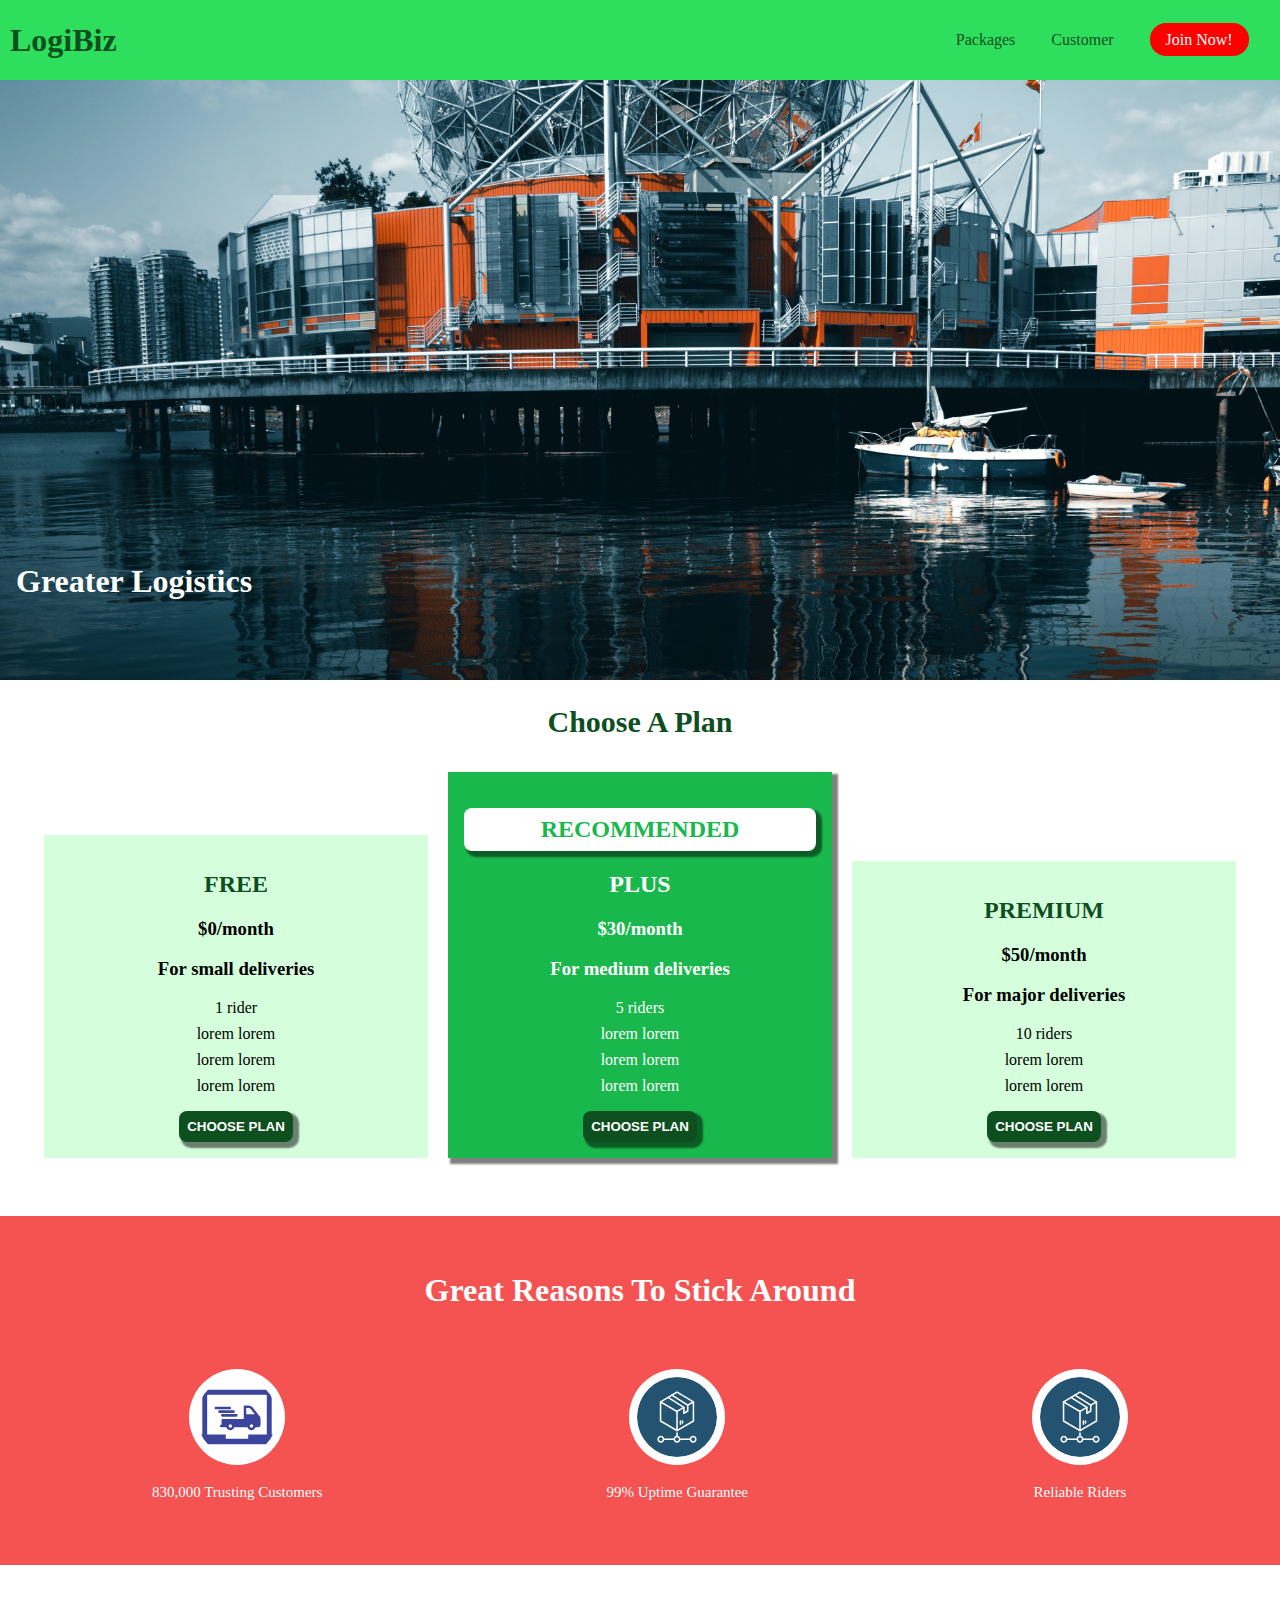
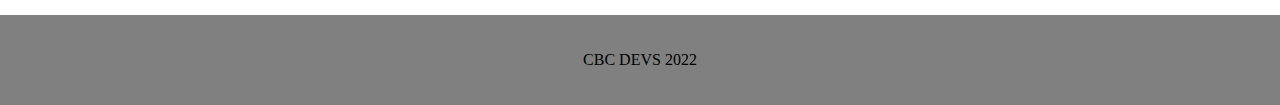
<file: index.html>
<!DOCTYPE html>
<html lang="en">
<head>
    <meta charset="UTF-8">
    <meta http-equiv="X-UA-Compatible" content="IE=edge">
    <meta name="viewport" content="width=device-width, initial-scale=1.0">
    <link rel="shortcut icon" type="image/jpg" href="favicon.png"/>
    <link rel="stylesheet" href="./packages/shared.css">
    <link rel="stylesheet" href="logbiz.css">
    <title>LogiBiz</title>
</head>
<body>
    <header class="main-header">
        <div>
            <a class="brand-logo" href="logobiz.html">LogiBiz</a>
        </div>
        <nav class="main-nav">
            <ul class="main-nav-links">
               <li class="main-nav-link">
                   <a href="./packages/packages.html">Packages</a>
               </li>
               <li class="main-nav-link">
                    <a href="customers/customers.html">Customer</a>
               </li>
               <li class="main-nav-link main-nav-link-cta">
                    <a href="join now/join.html">Join Now!</a>
               </li>
            </ul>
        </nav>
    </header>
    <main>
        <div class="overview">
            <h1>Greater Logistics</h1>
        </div>
        <div class="plans">
            <h2 class="plans-title">Choose A Plan</h2>
            <div>
                <article class="plan">
                    <h2 class="plan-title">FREE</h2>
                    <h3 class="plan-price">$0/month</h3>
                    <h3>For small deliveries</h3>
                    <ul class="plan-features">
                        <li>1 rider</li>
                        <li>lorem lorem</li>
                        <li>lorem lorem</li>
                        <li>lorem lorem</li>
                    </ul>
                    <button>
                        CHOOSE PLAN
                    </button>
                </article>
                <article class="plan plan-highlighted">
                    <h2 class="recommended">recommended</h2>
                    <h2 class="plan-title">PLUS</h2>
                    <h3 class="plan-price">$30/month</h3>
                    <h3>For medium deliveries</h3>
                    <ul class="plan-features">
                        <li>5 riders</li>
                        <li>lorem lorem</li>
                        <li>lorem lorem</li>
                        <li>lorem lorem</li>
                    </ul>
                    <button>
                        CHOOSE PLAN
                    </button>
                </article>
                <article class="plan">
                    <h2 class="plan-title">PREMIUM</h2>
                    <h3 class="plan-price">$50/month</h3>
                    <h3>For major deliveries</h3>
                    <ul class="plan-features">
                        <li></li>
                        <li>10 riders</li>
                        <li>lorem lorem</li>
                        <li>lorem lorem</li>
                    </ul>
                    <button>
                        CHOOSE PLAN
                    </button>
                </article>
            </div>
        </div>
        <div id="key-features">
            <h1 class="key-features-title">Great Reasons To Stick Around</h1>
            <ul class="key-features-list">
                <li class="key-feature left">
                    <div><svg width="96" height="96" viewBox="0 0 96 96" fill="none" xmlns="http://www.w3.org/2000/svg">
                        <g clip-path="url(#clip0_103_11)">
                        <path d="M95.265 68.985H89.625V22.5C89.625 18.585 86.46 15.405 82.545 15.405H13.47C9.555 15.405 6.375 18.585 6.375 22.5V68.985H0.735C0.33 68.985 0 69.315 0 69.72V73.65C0 77.49 3.135 80.61 6.975 80.61H89.055C92.895 80.61 96.015 77.49 96.015 73.65V69.72C96 69.315 95.685 68.985 95.265 68.985ZM83.805 68.985H62.175C61.77 68.985 61.44 69.315 61.44 69.72V74.16H34.56V69.72C34.56 69.315 34.245 68.985 33.825 68.985H12.21V22.5C12.21 21.81 12.765 21.255 13.455 21.255H82.53C83.205 21.255 83.775 21.81 83.775 22.5V68.985H83.805Z" fill="#3A459B"/>
                        <path d="M73.6501 45.345L66.8851 36.585C65.6551 34.995 63.8101 34.095 61.8001 34.095H57.6151C56.7751 34.095 56.0851 34.77 56.0851 35.625V46.335C56.0851 46.335 56.0851 46.35 56.1001 46.35V50.52H30.9751C30.1201 50.52 29.4451 51.195 29.4451 52.05V57.24H29.1001C28.2451 57.24 27.5701 57.93 27.5701 58.77C27.5701 59.625 28.2451 60.3 29.1001 60.3H35.2201C35.8801 62.325 37.7701 63.81 40.0051 63.81C42.2401 63.81 44.1301 62.34 44.7751 60.3H60.5851C61.2451 62.325 63.1201 63.81 65.3551 63.81C67.5901 63.81 69.4801 62.34 70.1251 60.3H73.5901C75.0601 60.3 76.2601 59.1 76.2601 57.63V50.145C76.2601 48.9 75.7951 47.73 74.9851 46.815L73.6501 45.345ZM59.1451 37.155H61.8001C62.8501 37.155 63.8251 37.635 64.4701 38.46L69.3601 44.805H59.1301V37.155H59.1451ZM40.0201 60.75C38.9401 60.75 38.0401 59.88 38.0401 58.785V58.77C38.0401 57.675 38.9251 56.79 40.0201 56.79C41.1001 56.79 42.0001 57.675 42.0001 58.77C41.9851 59.865 41.1001 60.75 40.0201 60.75ZM65.3701 60.75C64.2901 60.75 63.3901 59.88 63.3901 58.785C63.3901 58.77 63.3901 58.77 63.3901 58.77C63.3901 57.69 64.2751 56.79 65.3701 56.79C66.4651 56.79 67.3501 57.675 67.3501 58.77C67.3351 59.865 66.4501 60.75 65.3701 60.75ZM40.9201 37.14C40.9201 36.3 40.2301 35.61 39.3901 35.61H22.6501C21.8101 35.61 21.1201 36.3 21.1201 37.14C21.1201 37.98 21.8101 38.67 22.6501 38.67H39.3901C40.2451 38.67 40.9201 37.98 40.9201 37.14Z" fill="#3A459B"/>
                        <path d="M45.3301 41.535C45.3301 40.695 44.6401 40.005 43.8001 40.005H27.0451C26.2051 40.005 25.5151 40.695 25.5151 41.535C25.5151 42.375 26.2051 43.065 27.0451 43.065H43.8001C44.6401 43.065 45.3301 42.39 45.3301 41.535ZM28.8151 46.035C28.8151 46.875 29.5051 47.565 30.3451 47.565H47.1001C47.9401 47.565 48.6301 46.875 48.6301 46.035C48.6301 45.195 47.9401 44.505 47.1001 44.505H30.3451C29.5051 44.505 28.8151 45.195 28.8151 46.035Z" fill="#3A459B"/>
                        </g>
                        <defs>
                        <clipPath id="clip0_103_11">
                        <rect width="96" height="96" fill="white"/>
                        </clipPath>
                        </defs>
                        </svg>
                        
                        </div>
                    <p class="key-paragraph">830,000 Trusting Customers</p>
                </li>
                <li class="key-feature middle">
                    <div>
                        <svg width="96" height="96" viewBox="0 0 96 96" fill="none" xmlns="http://www.w3.org/2000/svg">
                            <path d="M48 96C74.5097 96 96 74.5097 96 48C96 21.4903 74.5097 0 48 0C21.4903 0 0 21.4903 0 48C0 74.5097 21.4903 96 48 96Z" fill="#245372"/>
                            <path d="M48.0001 65.205C47.8351 65.205 47.6701 65.16 47.5351 65.085L27.7951 53.595C27.5101 53.43 27.3301 53.115 27.3301 52.785V29.82C27.3301 29.49 27.5101 29.175 27.7951 29.01C28.0801 28.845 28.4401 28.845 28.7251 29.01L48.4651 40.5C48.7501 40.665 48.9301 40.98 48.9301 41.31V64.275C48.9301 64.605 48.7501 64.92 48.4651 65.085C48.3151 65.16 48.1651 65.205 48.0001 65.205ZM29.1901 52.26L47.0701 62.655V41.85L29.1901 31.455V52.26Z" fill="white"/>
                            <path d="M47.9999 42.24C47.6849 42.24 47.3699 42.075 47.1899 41.775C46.9349 41.325 47.0849 40.755 47.5199 40.5L55.7549 35.715C56.2049 35.46 56.7749 35.61 57.0299 36.045C57.2849 36.495 57.1349 37.065 56.6999 37.32L48.4649 42.105C48.3149 42.195 48.1649 42.24 47.9999 42.24ZM47.9999 65.205C47.6849 65.205 47.3699 65.04 47.1899 64.74C46.9349 64.29 47.0849 63.72 47.5199 63.465L66.7949 52.26V31.44L61.3349 34.62C60.8849 34.875 60.3149 34.725 60.0599 34.29C59.8049 33.84 59.9549 33.27 60.3899 33.015L67.2449 29.025C67.5299 28.86 67.8899 28.86 68.1749 29.025C68.4599 29.19 68.6399 29.505 68.6399 29.835V52.8C68.6399 53.13 68.4599 53.445 68.1749 53.61L48.4349 65.085C48.3149 65.16 48.1649 65.205 47.9999 65.205Z" fill="white"/>
                            <path d="M67.7401 30.75C67.5751 30.75 67.4101 30.705 67.2751 30.615L48.0001 19.26L28.7251 30.615C28.2751 30.87 27.7051 30.735 27.4501 30.285C27.1951 29.835 27.3301 29.265 27.7801 29.01L47.5201 17.37C47.8051 17.205 48.1801 17.205 48.4651 17.37L68.2051 29.01C68.6551 29.265 68.7901 29.85 68.5351 30.285C68.3701 30.585 68.0701 30.75 67.7401 30.75Z" fill="white"/>
                            <path d="M56.2348 44.43C56.0698 44.43 55.9198 44.385 55.7698 44.31C55.4848 44.145 55.3048 43.83 55.3048 43.5V37.035L36.7648 25.305C36.3298 25.035 36.1948 24.45 36.4798 24.015C36.7498 23.58 37.3348 23.445 37.7698 23.73L56.7448 35.73C57.0148 35.895 57.1798 36.195 57.1798 36.51V41.865L59.9548 40.23V34.32L41.3848 22.575C40.9498 22.305 40.8148 21.72 41.0998 21.285C41.3698 20.85 41.9548 20.715 42.3898 21L61.3948 33.03C61.6648 33.195 61.8298 33.495 61.8298 33.81V40.77C61.8298 41.1 61.6498 41.4 61.3648 41.58L56.7148 44.31C56.5648 44.385 56.3998 44.43 56.2348 44.43ZM52.1098 57.495C51.5998 57.495 51.1798 57.075 51.1798 56.565V52.755C51.1798 52.245 51.5998 51.825 52.1098 51.825C52.6198 51.825 53.0398 52.245 53.0398 52.755V56.565C53.0398 57.075 52.6348 57.495 52.1098 57.495ZM54.6298 56.16C54.1198 56.16 53.6998 55.74 53.6998 55.23V52.74C53.6998 52.23 54.1198 51.81 54.6298 51.81C55.1398 51.81 55.5598 52.23 55.5598 52.74V55.23C55.5598 55.74 55.1398 56.16 54.6298 56.16ZM28.6348 78.75C26.3398 78.75 24.4648 76.875 24.4648 74.58C24.4648 72.285 26.3398 70.41 28.6348 70.41C30.9298 70.41 32.8048 72.285 32.8048 74.58C32.8048 76.875 30.9298 78.75 28.6348 78.75ZM28.6348 72.27C27.3598 72.27 26.3248 73.305 26.3248 74.58C26.3248 75.855 27.3598 76.89 28.6348 76.89C29.9098 76.89 30.9448 75.855 30.9448 74.58C30.9448 73.305 29.9098 72.27 28.6348 72.27ZM47.9998 78.75C45.7048 78.75 43.8298 76.875 43.8298 74.58C43.8298 72.285 45.7048 70.41 47.9998 70.41C50.2948 70.41 52.1698 72.285 52.1698 74.58C52.1698 76.875 50.2948 78.75 47.9998 78.75ZM47.9998 72.27C46.7248 72.27 45.6898 73.305 45.6898 74.58C45.6898 75.855 46.7248 76.89 47.9998 76.89C49.2748 76.89 50.3098 75.855 50.3098 74.58C50.3098 73.305 49.2748 72.27 47.9998 72.27ZM67.3648 78.75C65.0698 78.75 63.1948 76.875 63.1948 74.58C63.1948 72.285 65.0698 70.41 67.3648 70.41C69.6598 70.41 71.5348 72.285 71.5348 74.58C71.5348 76.875 69.6748 78.75 67.3648 78.75ZM67.3648 72.27C66.0898 72.27 65.0548 73.305 65.0548 74.58C65.0548 75.855 66.0898 76.89 67.3648 76.89C68.6398 76.89 69.6748 75.855 69.6748 74.58C69.6748 73.305 68.6398 72.27 67.3648 72.27Z" fill="white"/>
                            <path d="M44.7598 75.51H31.8748C31.3648 75.51 30.9448 75.09 30.9448 74.58C30.9448 74.07 31.3648 73.65 31.8748 73.65H44.7598C45.2698 73.65 45.6898 74.07 45.6898 74.58C45.6898 75.09 45.2698 75.51 44.7598 75.51ZM64.1248 75.51H51.2398C50.7298 75.51 50.3098 75.09 50.3098 74.58C50.3098 74.07 50.7298 73.65 51.2398 73.65H64.1248C64.6348 73.65 65.0548 74.07 65.0548 74.58C65.0548 75.09 64.6348 75.51 64.1248 75.51Z" fill="white"/>
                            <path d="M47.9998 72.27C47.4898 72.27 47.0698 71.85 47.0698 71.34V67.17C47.0698 66.66 47.4898 66.24 47.9998 66.24C48.5098 66.24 48.9298 66.66 48.9298 67.17V71.34C48.9298 71.85 48.5098 72.27 47.9998 72.27Z" fill="white"/>
                            </svg>
                            
                    </div>
                    <p>99% Uptime Guarantee</p>
                </li>
                <li class="key-feature">
                    <div>
                        <svg width="96" height="96" viewBox="0 0 96 96" fill="none" xmlns="http://www.w3.org/2000/svg">
                            <path d="M48 96C74.5097 96 96 74.5097 96 48C96 21.4903 74.5097 0 48 0C21.4903 0 0 21.4903 0 48C0 74.5097 21.4903 96 48 96Z" fill="#245372"/>
                            <path d="M48.0001 65.205C47.8351 65.205 47.6701 65.16 47.5351 65.085L27.7951 53.595C27.5101 53.43 27.3301 53.115 27.3301 52.785V29.82C27.3301 29.49 27.5101 29.175 27.7951 29.01C28.0801 28.845 28.4401 28.845 28.7251 29.01L48.4651 40.5C48.7501 40.665 48.9301 40.98 48.9301 41.31V64.275C48.9301 64.605 48.7501 64.92 48.4651 65.085C48.3151 65.16 48.1651 65.205 48.0001 65.205ZM29.1901 52.26L47.0701 62.655V41.85L29.1901 31.455V52.26Z" fill="white"/>
                            <path d="M47.9999 42.24C47.6849 42.24 47.3699 42.075 47.1899 41.775C46.9349 41.325 47.0849 40.755 47.5199 40.5L55.7549 35.715C56.2049 35.46 56.7749 35.61 57.0299 36.045C57.2849 36.495 57.1349 37.065 56.6999 37.32L48.4649 42.105C48.3149 42.195 48.1649 42.24 47.9999 42.24ZM47.9999 65.205C47.6849 65.205 47.3699 65.04 47.1899 64.74C46.9349 64.29 47.0849 63.72 47.5199 63.465L66.7949 52.26V31.44L61.3349 34.62C60.8849 34.875 60.3149 34.725 60.0599 34.29C59.8049 33.84 59.9549 33.27 60.3899 33.015L67.2449 29.025C67.5299 28.86 67.8899 28.86 68.1749 29.025C68.4599 29.19 68.6399 29.505 68.6399 29.835V52.8C68.6399 53.13 68.4599 53.445 68.1749 53.61L48.4349 65.085C48.3149 65.16 48.1649 65.205 47.9999 65.205Z" fill="white"/>
                            <path d="M67.7401 30.75C67.5751 30.75 67.4101 30.705 67.2751 30.615L48.0001 19.26L28.7251 30.615C28.2751 30.87 27.7051 30.735 27.4501 30.285C27.1951 29.835 27.3301 29.265 27.7801 29.01L47.5201 17.37C47.8051 17.205 48.1801 17.205 48.4651 17.37L68.2051 29.01C68.6551 29.265 68.7901 29.85 68.5351 30.285C68.3701 30.585 68.0701 30.75 67.7401 30.75Z" fill="white"/>
                            <path d="M56.2348 44.43C56.0698 44.43 55.9198 44.385 55.7698 44.31C55.4848 44.145 55.3048 43.83 55.3048 43.5V37.035L36.7648 25.305C36.3298 25.035 36.1948 24.45 36.4798 24.015C36.7498 23.58 37.3348 23.445 37.7698 23.73L56.7448 35.73C57.0148 35.895 57.1798 36.195 57.1798 36.51V41.865L59.9548 40.23V34.32L41.3848 22.575C40.9498 22.305 40.8148 21.72 41.0998 21.285C41.3698 20.85 41.9548 20.715 42.3898 21L61.3948 33.03C61.6648 33.195 61.8298 33.495 61.8298 33.81V40.77C61.8298 41.1 61.6498 41.4 61.3648 41.58L56.7148 44.31C56.5648 44.385 56.3998 44.43 56.2348 44.43ZM52.1098 57.495C51.5998 57.495 51.1798 57.075 51.1798 56.565V52.755C51.1798 52.245 51.5998 51.825 52.1098 51.825C52.6198 51.825 53.0398 52.245 53.0398 52.755V56.565C53.0398 57.075 52.6348 57.495 52.1098 57.495ZM54.6298 56.16C54.1198 56.16 53.6998 55.74 53.6998 55.23V52.74C53.6998 52.23 54.1198 51.81 54.6298 51.81C55.1398 51.81 55.5598 52.23 55.5598 52.74V55.23C55.5598 55.74 55.1398 56.16 54.6298 56.16ZM28.6348 78.75C26.3398 78.75 24.4648 76.875 24.4648 74.58C24.4648 72.285 26.3398 70.41 28.6348 70.41C30.9298 70.41 32.8048 72.285 32.8048 74.58C32.8048 76.875 30.9298 78.75 28.6348 78.75ZM28.6348 72.27C27.3598 72.27 26.3248 73.305 26.3248 74.58C26.3248 75.855 27.3598 76.89 28.6348 76.89C29.9098 76.89 30.9448 75.855 30.9448 74.58C30.9448 73.305 29.9098 72.27 28.6348 72.27ZM47.9998 78.75C45.7048 78.75 43.8298 76.875 43.8298 74.58C43.8298 72.285 45.7048 70.41 47.9998 70.41C50.2948 70.41 52.1698 72.285 52.1698 74.58C52.1698 76.875 50.2948 78.75 47.9998 78.75ZM47.9998 72.27C46.7248 72.27 45.6898 73.305 45.6898 74.58C45.6898 75.855 46.7248 76.89 47.9998 76.89C49.2748 76.89 50.3098 75.855 50.3098 74.58C50.3098 73.305 49.2748 72.27 47.9998 72.27ZM67.3648 78.75C65.0698 78.75 63.1948 76.875 63.1948 74.58C63.1948 72.285 65.0698 70.41 67.3648 70.41C69.6598 70.41 71.5348 72.285 71.5348 74.58C71.5348 76.875 69.6748 78.75 67.3648 78.75ZM67.3648 72.27C66.0898 72.27 65.0548 73.305 65.0548 74.58C65.0548 75.855 66.0898 76.89 67.3648 76.89C68.6398 76.89 69.6748 75.855 69.6748 74.58C69.6748 73.305 68.6398 72.27 67.3648 72.27Z" fill="white"/>
                            <path d="M44.7598 75.51H31.8748C31.3648 75.51 30.9448 75.09 30.9448 74.58C30.9448 74.07 31.3648 73.65 31.8748 73.65H44.7598C45.2698 73.65 45.6898 74.07 45.6898 74.58C45.6898 75.09 45.2698 75.51 44.7598 75.51ZM64.1248 75.51H51.2398C50.7298 75.51 50.3098 75.09 50.3098 74.58C50.3098 74.07 50.7298 73.65 51.2398 73.65H64.1248C64.6348 73.65 65.0548 74.07 65.0548 74.58C65.0548 75.09 64.6348 75.51 64.1248 75.51Z" fill="white"/>
                            <path d="M47.9998 72.27C47.4898 72.27 47.0698 71.85 47.0698 71.34V67.17C47.0698 66.66 47.4898 66.24 47.9998 66.24C48.5098 66.24 48.9298 66.66 48.9298 67.17V71.34C48.9298 71.85 48.5098 72.27 47.9998 72.27Z" fill="white"/>
                            </svg>
                            
                    </div>
                    <p>Reliable Riders</p>
                </li>
            </ul>
        </div>
    </main>
    <footer>
        <p>CBC DEVS 2022</p>
    </footer>
</body>
</html>
</file>
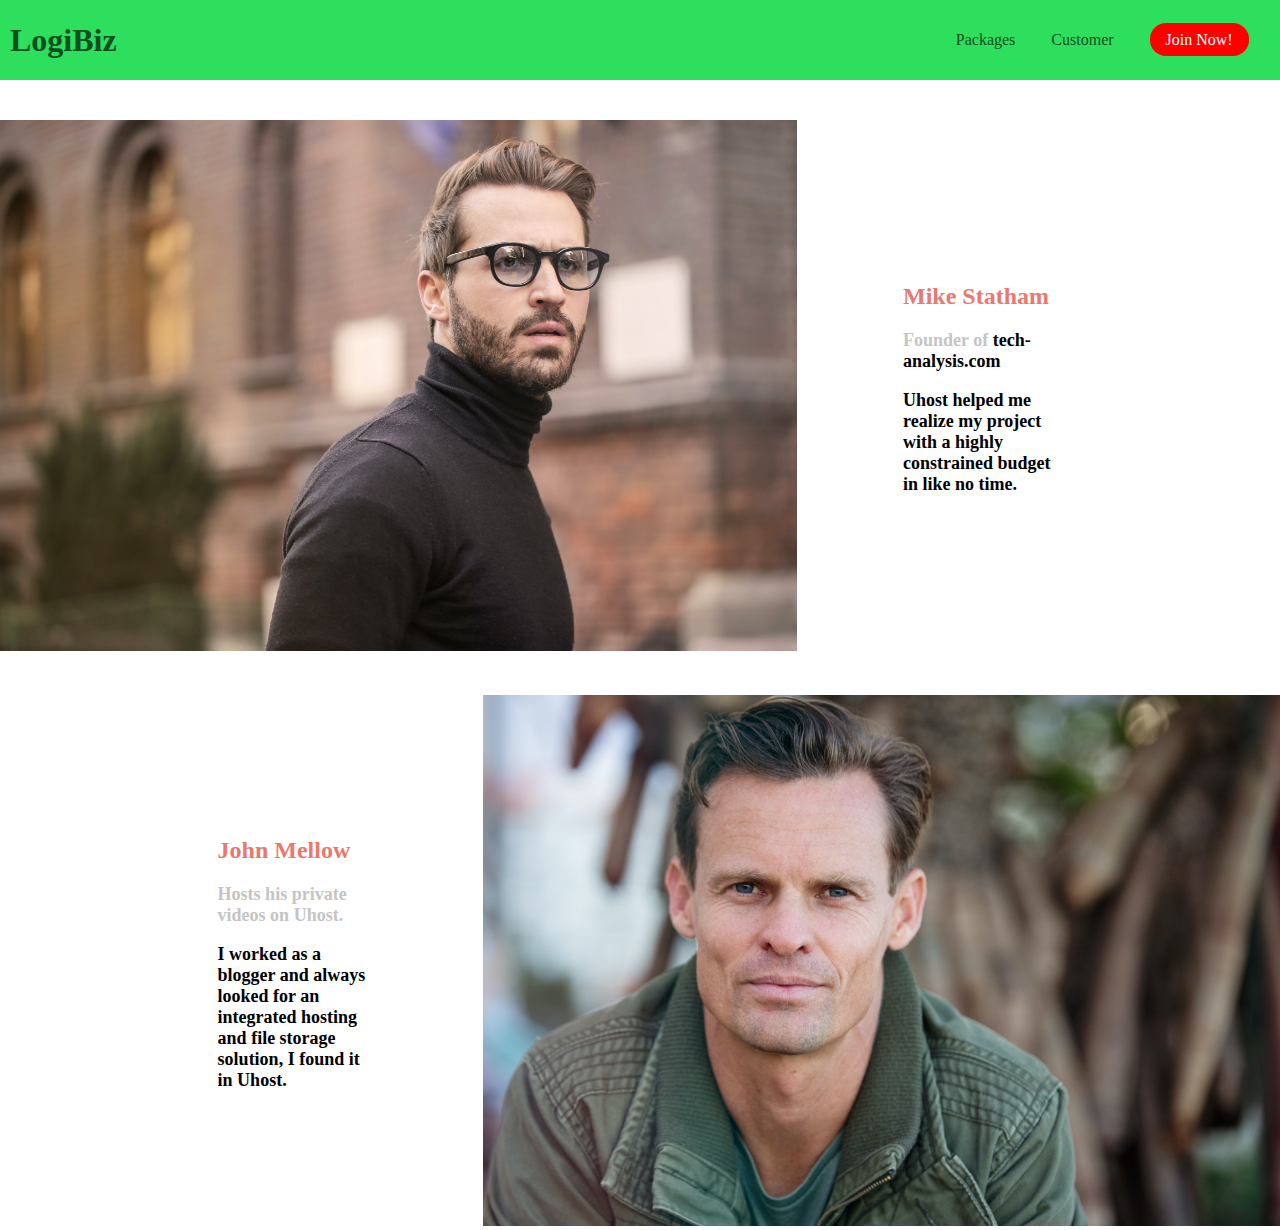
<file: customers/customers.html>
<!DOCTYPE html>
<html lang="en">
<head>
    <meta charset="UTF-8">
    <meta http-equiv="X-UA-Compatible" content="IE=edge">
    <meta name="viewport" content="width=device-width, initial-scale=1.0">
    <link rel="shortcut icon" type="image/jpg" href="../favicon.png"/>
    <link rel="stylesheet" href="../logbiz.css">
    <link rel="stylesheet" href="../packages/shared.css">
    <link rel="stylesheet" href="customers.css">
    <title>LogiBiz Customer Page</title>
</head>
<body>
    <header class="main-header">
        <div>
            <a class="brand-logo" href="../index.html">LogiBiz</a>
        </div>
        <nav class="main-nav">
            <ul class="main-nav-links">
               <li class="main-nav-link">
                   <a href="./packages/index.html">Packages</a>
               </li>
               <li class="main-nav-link">
                    <a href="../customers/index.html">Customer</a>
               </li>
               <li class="main-nav-link main-nav-link-cta">
                    <a href="../join now/join.html">Join Now!</a>
               </li>
            </ul>
        </nav>
    </header>

    <main>
        <section>
            <div class="image-box">
                <img src="pexels-andrea-piacquadio-874158.jpg" alt="">
            </div>
            <div class="text-box">
                <h2>Mike Statham</h2>
                <p><span>Founder of</span> tech-analysis.com</p>
                <p>Uhost helped me realize my project with a highly constrained budget in like no time.</p>
            </div>   
        </section>
        <section class="right">
            <div class="text-box">
                <h2>John Mellow</h2>
                <p><span>Hosts his private videos on Uhost.</span></p>
                <p>I worked as a blogger and always looked for an integrated hosting and file storage solution, I found it in Uhost.</p>
            </div>
            <div class="image-box">
                <img src="pexels-nathan-cowley-1300402.jpg" alt="">
            </div>
        </section>
        <div class="clearfix"></div>
    </main>
</body>
</html>
</file>
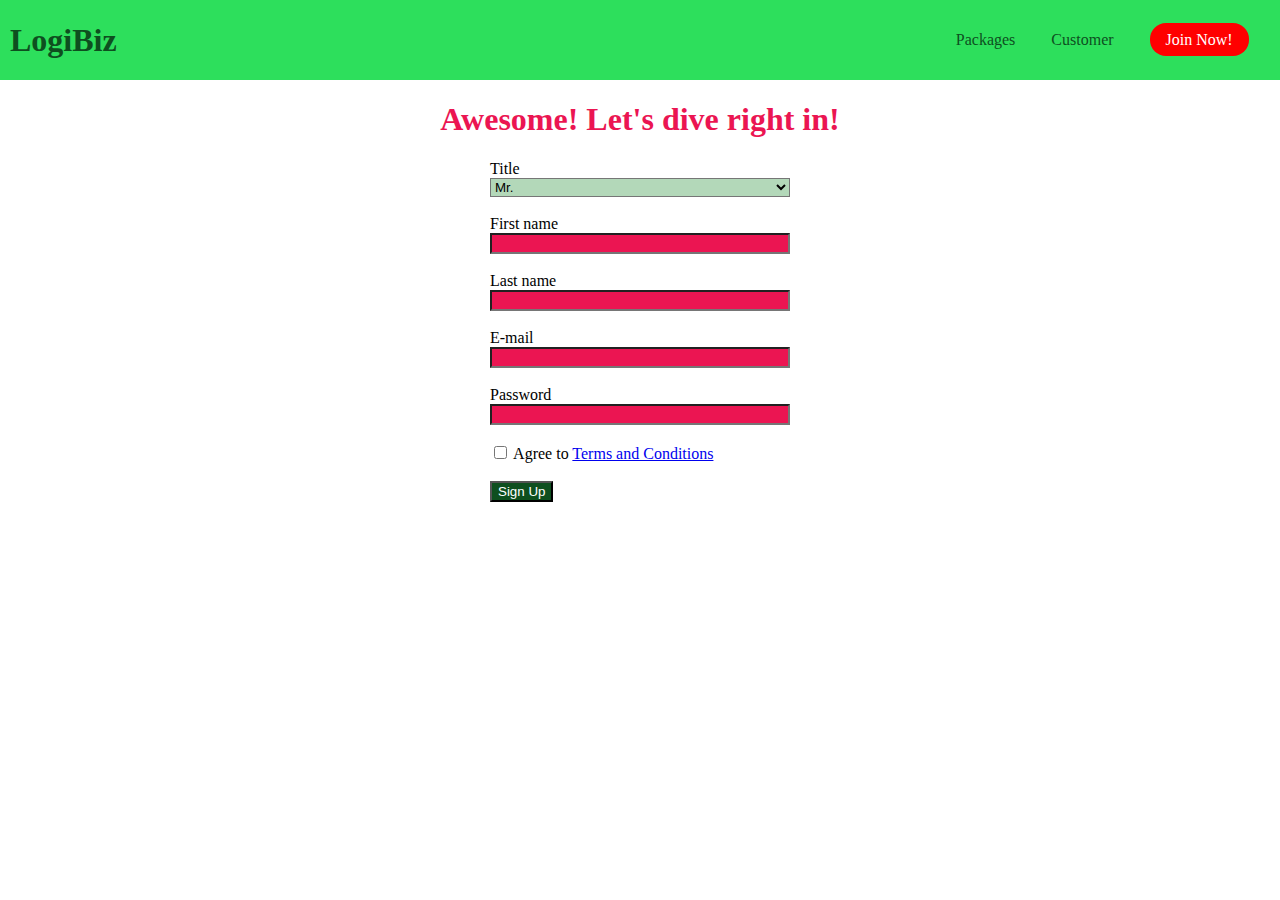
<file: join now/join.html>
<!DOCTYPE html>
<html lang="en">
<head>
    <meta charset="UTF-8">
    <meta http-equiv="X-UA-Compatible" content="IE=edge">
    <meta name="viewport" content="width=device-width, initial-scale=1.0">
    <link rel="shortcut icon" type="image/jpg" href="../favicon.png"/>
    <link rel="stylesheet" href="../logbiz.css">
    <link rel="stylesheet" href="../packages/shared.css">
    <link rel="stylesheet" href="join.css">
    <title>Document</title>
</head>
<body>
    <header class="main-header">
        <div>
            <a class="brand-logo" href="../index.html">LogiBiz</a>
        </div>
        <nav class="main-nav">
            <ul class="main-nav-links">
               <li class="main-nav-link">
                   <a href="../packages/packages.html">Packages</a>
               </li>
               <li class="main-nav-link">
                    <a href="../customers/customers.html">Customer</a>
               </li>
               <li class="main-nav-link main-nav-link-cta">
                    <a href="join.html">Join Now!</a>
               </li>
            </ul>
        </nav>
    </header>

    <main>
        <h1>Awesome! Let's dive right in!</h1>

        <form>
            Title <br>
            <select name="title">
                <option value="Mr">Mr.</option>
                <option value="Mrs">Mrs.</option>
            </select> <br> <br>
            First name <br>
            <input type="text" name="first-name" required> <br> <br>
            Last name <br>
            <input type="text" name="last-name" required> <br> <br>
            E-mail <br>
            <input type="email" name="email" required> <br> <br>
            Password <br>
            <input type="password" name="password" required> <br><br>
            <input type="checkbox" name="terms" required> Agree to <a href="#">Terms and Conditions</a>  <br> <br>
            <input type="submit" value="Sign Up">
        </form>
    </main>
</body>
</html>
</file>
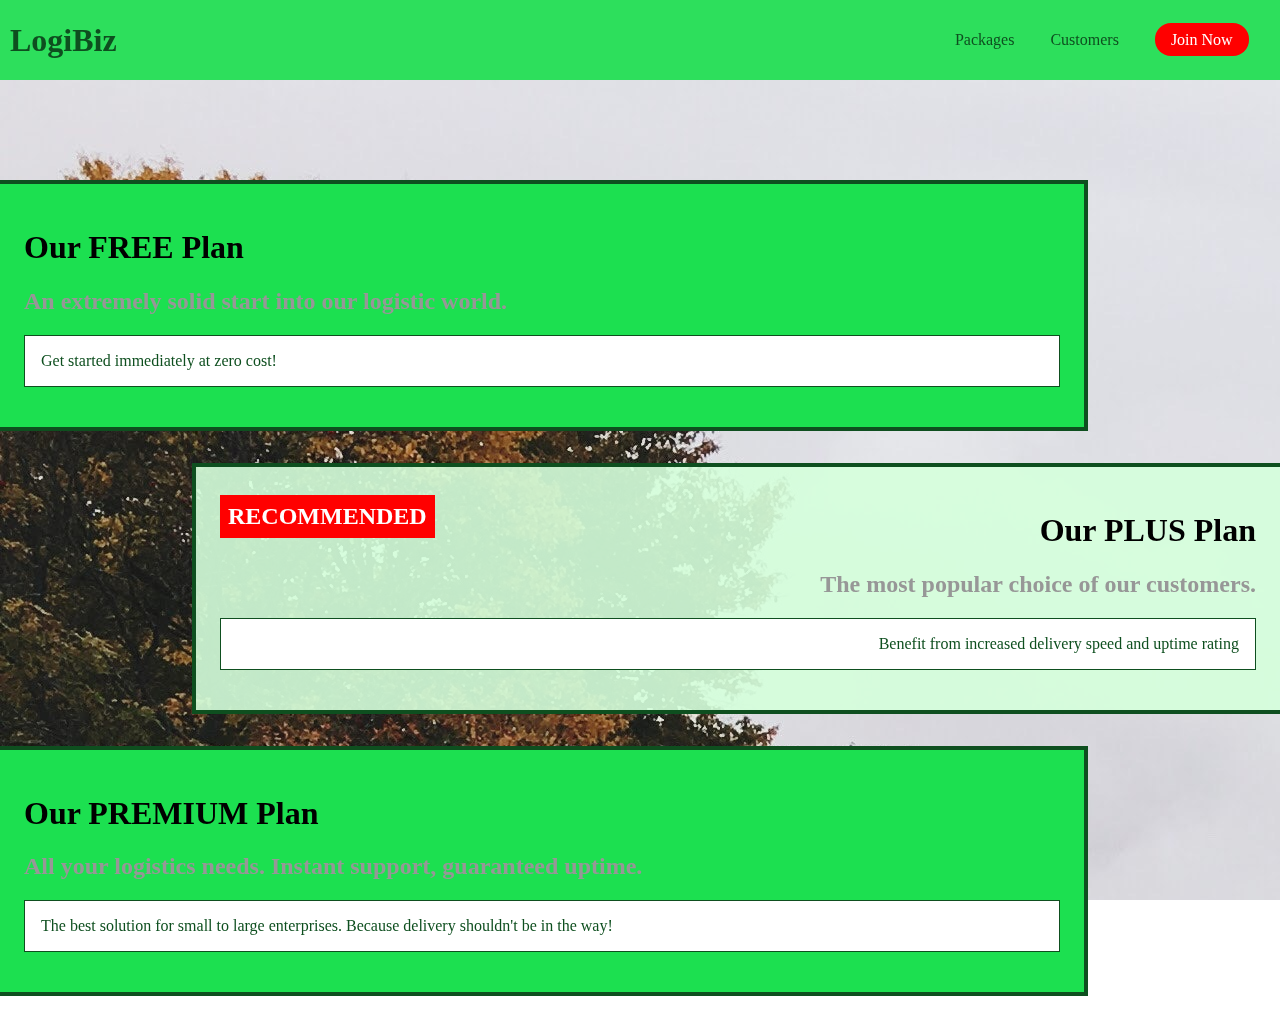
<file: packages/packages.html>
<!DOCTYPE html>
<html lang="en">
<head>
    <meta charset="UTF-8">
    <meta http-equiv="X-UA-Compatible" content="IE=edge">
    <meta name="viewport" content="width=device-width, initial-scale=1.0">
    <title>Packages</title>
    <link rel="shortcut icon" type="image/jpg" href="../favicon.png"/>
    <link rel="stylesheet" href="shared.css">
    <link rel="stylesheet" href="packages.css">
</head>
<body>
    <div class="background">
        
    </div>
    <header class="main-header">
        <div>
            <a href="../index.html" class="brand-logo"> LogiBiz </a>
        </div>
        <nav class="main-nav">
            <ul class="main-nav-links">
                <li class="main-nav-link">
                    <a href="packages.html">Packages</a>
                </li>
                <li class="main-nav-link">
                    <a href="/customers/customers.html">Customers</a>
                </li>
                <li class="main-nav-link main-nav-link-cta">
                    <a href="../join now/join.html">Join Now</a>
                </li>
            </ul>
        </nav>
    </header>
    <main>
        <section class="package" id="free">
            <a href="#">
                <h1 class="package_title">Our FREE Plan</h1>
                <h2 class="package_subtitle">An extremely solid start into our logistic world.</h2>
                <p class="package_info">Get started immediately at zero cost!</p>
            </a>
        </section>
        <section class="package" id="plus">
            <a href="#">
                <h1 class="package_title">Our PLUS Plan</h1>
                <h2 class="recommended">RECOMMENDED</h2>
                <h2 class="package_subtitle">The most popular choice of our customers.</h2>
                <p class="package_info">Benefit from increased delivery speed and uptime rating</p>
            </a>
        </section>
        <div class="clearfix"></div>
        <section class="package" id="premium">
            <a href="#">
                <h1 class="package_title">Our PREMIUM Plan</h1>
                <h2 class="package_subtitle">All your logistics needs. Instant support, guaranteed uptime. </h2>
                <p class="package_info">The best solution for small to large enterprises. Because delivery shouldn't be in the way!</p>
            </a>
        </section>
    </main>
</body>
</html>
</file>
<file: packages/shared.css>
/* header class */
.main-header
{
    background-color: #2ddf5c;
    width: 100%;
    padding: 15px 10px;
    /* position: fixed;
    top: 0;
    z-index: 2; */
}
.main-header div
{
    display: inline-block;
    vertical-align: middle;
}
.brand-logo
{
    text-decoration: none;
    color: #0e4f1f;
    font-size: 32px;
    font-weight: bold;
}
/* header nav styling */
.main-nav
{
    display: inline-block;
    vertical-align: middle;
    width: calc(100% - 116px);
}
.main-nav-links
{
    padding: 0;
    list-style: none;
    text-align: right;
}
.main-nav-link
{
    display: inline-block;
    margin: 0 16px;
}
.main-nav-link a
{
    text-decoration: none;
    color: #0e4f1f;
}
/* join now link styling */
.main-nav-link-cta a
{
    background-color: rgb(255, 0, 0);
    color: #ffffff;
    padding: 8px 16px;
    border-radius: 16px;
}
.main-nav-link a:hover
{
    color: #ffffff;
    border-bottom: 2px solid #fff;
}
.main-nav-link-cta a:hover
{
    color: red;
    background-color: #ffffff;
    border: none;
}
</file>
<file: logbiz.css>
*
{
    box-sizing: border-box;
}
body
{
    padding: 0;
    margin: 0;
}
.overview
    {background-image: url(pexels.jpg);
    background-size: cover;
    background-position: center;
    height: 600px;
    padding: 16px;
    color: #02505c;
    position: relative;
}
.overview h1
{
    font-weight: bolder;
    position: absolute;
    top: 77%;
    color: #fff;
}
.plans-title
{
    color: #0e4f1f;
    text-align: center;
    font-size: 30px;
}
.plans
{
    width: 100%;
    text-align: center;
}
.plan
{
    display: inline-block;
    width: 30%;
    background-color: #d5ffdc;
    padding: 16px;
    margin: 8px;
}
.plan-title
{
    color: #0e4f1f;
}
.plan-highlighted
{
    background-color: #19b84c;
    color: #ffffff;
    box-shadow: 4px 4px 2px 2px rgba(0, 0, 0, 0.5);
}
.plan-highlighted .plan-title
{
    color: #fff;
}
.plan-features
{
    list-style: none;
    padding: 0;
}
.plan-features li
{
    margin: 8px 0;
}
.recommended
{
    text-transform: uppercase;
    color: #19b84c;
    background-color: #fff;
    border-radius: 8px;
    padding: 8px;
    box-shadow: 4px 4px 2px 2px rgba(0, 0, 0, 0.5);
}
button
{
    cursor: pointer;
    background-color: #0e4f1f;
    color: #fff;
    border-radius: 8px;
    padding: 8px;
    font-weight: bold;
    border: 2px;
    box-shadow: 4px 4px 2px 2px rgba(0, 0, 0, 0.5);
}
button:hover
{
    cursor: pointer;
    background-color: #fff;
    color: #0e4f1f;
    border-radius: 8px;
    padding: 8px;
    font-weight: bold;
    border: 2px;
    box-shadow: 4px 4px 2px 2px rgba(0, 0, 0, 0.5);
}
/*key features*/
#key-features
{
    text-align: center;
    background-color: rgb(245, 82, 82);
    width: 100%;
    margin: 50px 0;
    padding: 15px 10px;
}
#key-features h1
{
    padding: 20px 0;
    color: #fff;
}
.key-features-list
{
    list-style: none;
    padding: 0;
    display: flex;
    justify-content: space-around;
    align-items: center;
    /* border: 2px solid red; */
    /* vertical-align: middle; */
}
.key-features-title
{
    color: #fff;

    /* display: inline-block;
    vertical-align: middle; */
}
.key-feature
{
    display: inline-block;
    margin: 10px 75px;
    padding: 8px;
    /* border: 2px solid black; */
}
.key-feature div svg
{
    color: #3A459B;
    background-color: #fff;
    padding: 8px;
    border-radius: 50px;
    /* border: 2px solid red; */
}
.key-feature p
{
    color: #fff;
    font-size: 15px;
    font-weight: 25px;
}
/* .key-feature .left
{
    
}
.key-feature .middle
{
    text-align: center;
} */
footer {
    background-color: gray;
    text-align: center;
    padding: 20px 0;
}
</file>
<file: customers/customers.css>
section
{
    width: 83%;
    margin-top: 40px;
    display: flex;
    justify-content: space-between;
    align-items: center;
}
section h2 {
    color: #ea786f;
}
section span {
    color: #c5c4c4;
}
.text-box {
    width: 15%;
}

.image-box {
    width: 75%;
}
.image-box img {
    width: 100%;
}

.text-box p {
    font-weight: bold;
    font-size: 18px;
}
.right {
    float: right;
}

.clearfix {
    clear: both;
}
</file>
<file: join now/join.css>
main
{
    position: relative;
}
h1
{
    color: #eb1552;
    text-align: center;
}
form
{
    position: absolute;
    left: 50%;
    transform: translateX(-50%);
}
input
{
    background-color: #eb1552;
    outline: none;
}
select
{
    width: 300px;
    background-color: #b3d8b9;
}
input[type = text],
input[type = email],
input[type = password]
{
    width: 300px;
}
input[type = submit]
{
    background-color: #0e4f1f;
    color: white;
}
input[type = submit]:hover
{
    background-color: #b3d8b9;
    color: #000;
}
</file>
<file: packages/packages.css>
*
{
    box-sizing: border-box;
}
body
{
    margin: 0;
}
.background
{
    background-image: url(pics.jpg);
    background-size: center;
    width: 100%;
    height: 100%;
    position: fixed;
    top: 0;
    z-index: -1;
}
main
{
    margin-top: 100px;
}
.package
{
    border: 4px #0e4f1f solid;
    margin: 16px 0;
    width: 85%;
    background: #1ce050;
    border-left: none;
}
.package a
{
    text-decoration: none;
    color: inherit;
    padding: 24px;
    display: block;
    /* position: relative; */
}
.package:hover
{
    border-color: red;
    box-shadow: 2px 2px 16px rgba(0, 0, 0, 0.5);
}
.package_subtitle
{
    color: #979797;
}
.package_info
{
    color: #0e4f1f;
    border: 1px solid #0e4f1f;
    background-color: white;
    padding: 16px;
}
#plus
{
    background-color: rgba(213, 255, 220, 0.9);
    float: right;
    border-right: none;
    border-left: 4px #0e4f1f solid;
    text-align: right;
    position: relative;
}
#plus:hover
{
    border-left-color: red;
}
.clearfix
{
    clear: both;
}
.recommended
{
    position: absolute;
    top: 8px;
    color: white;
    background-color: red;
    padding: 8px;

}
</file>
